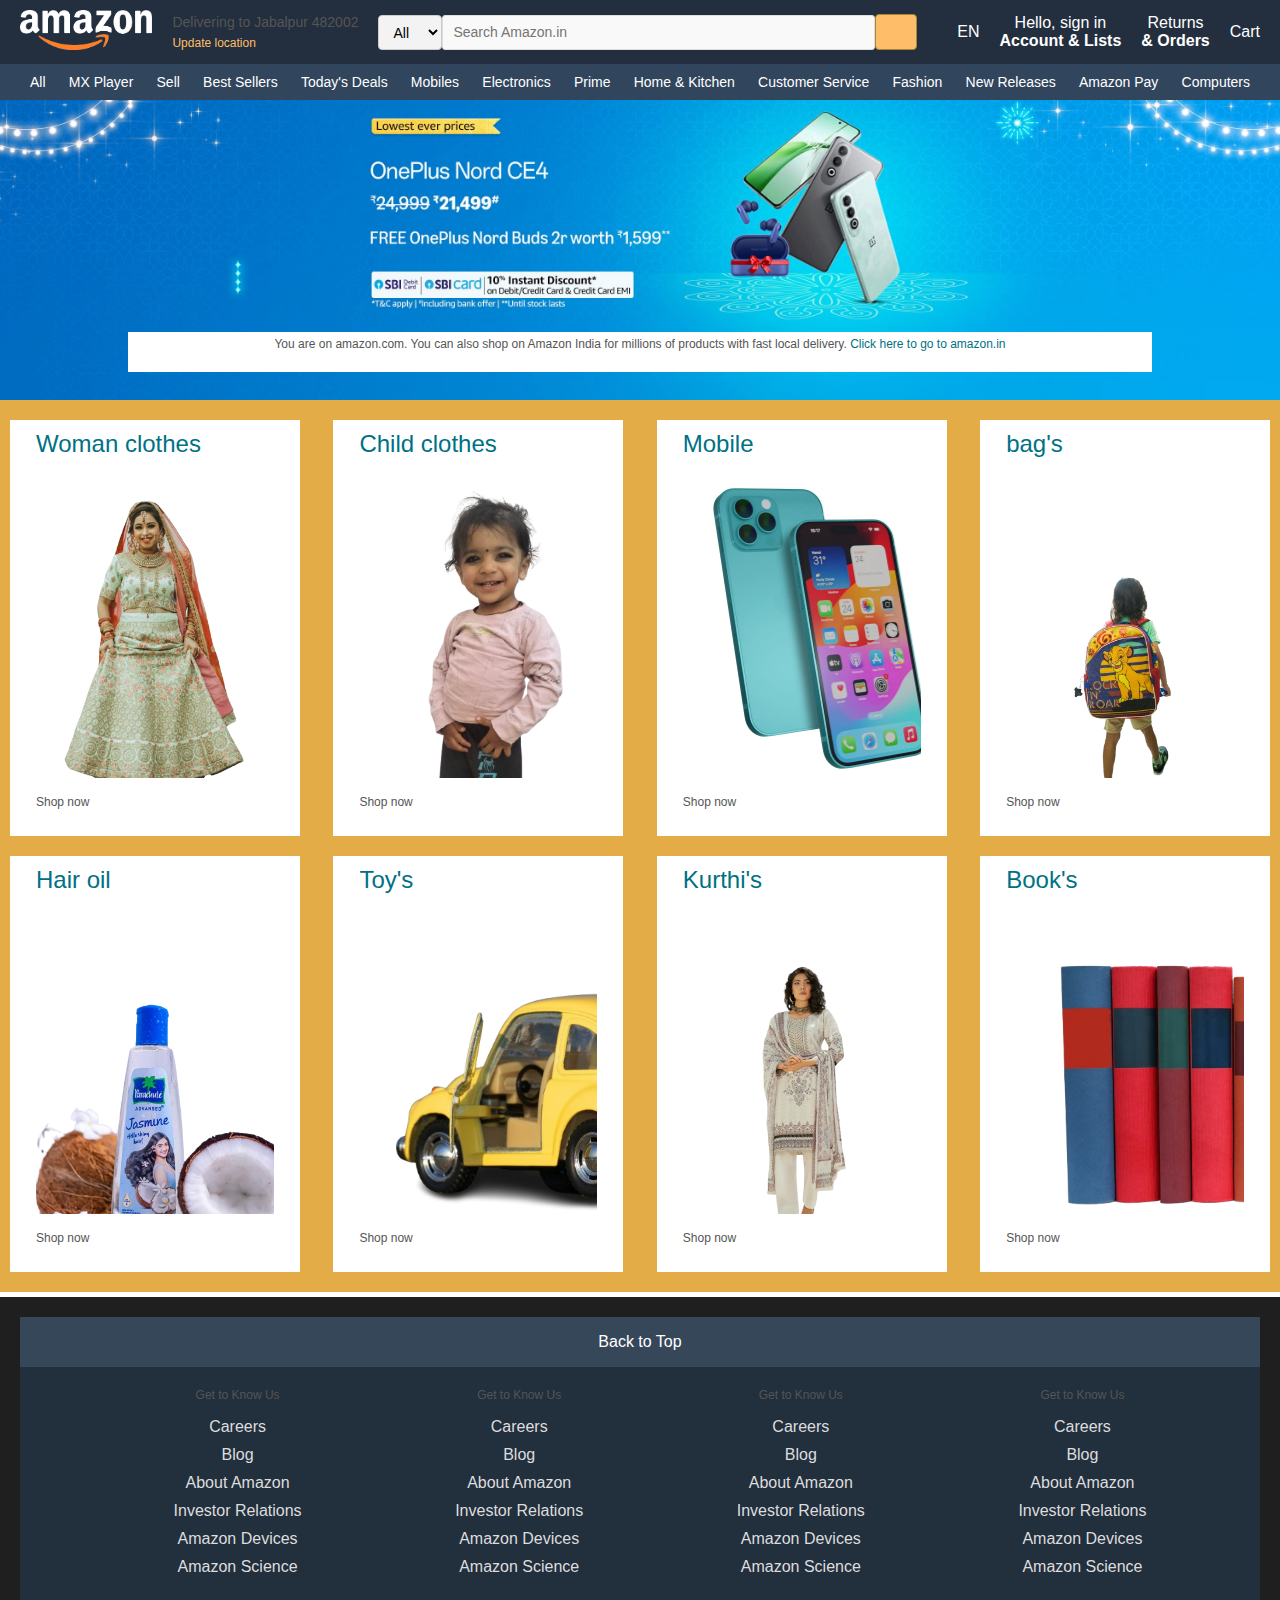
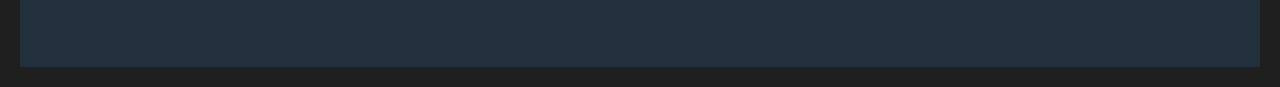
<file: index.html>
<!DOCTYPE html>
<html lang="en">

<head>
    <meta charset="UTF-8">
    <meta name="viewport" content="width=device-width, initial-scale=1.0">
    <title>Amazone</title>
    <link rel="stylesheet" href="https://cdnjs.cloudflare.com/ajax/libs/font-awesome/6.6.0/css/all.min.css"
        integrity="sha512-Kc323vGBEqzTmouAECnVceyQqyqdsSiqLQISBL29aUW4U/M7pSPA/gEUZQqv1cwx4OnYxTxve5UMg5GT6L4JJg=="
        crossorigin="anonymous" referrerpolicy="no-referrer" />
    <link rel="stylesheet" href="amazon.css">
    <script src="amazon.js"></script>
    <script src="addcart.js"></script>
</head>

<body>

    <nav class="navbar">
        <div class="logo">
            <a href="amazon.html"><img src="photos\1688364329amazon-logo-png-white.png" alt="Amazon"></a>
        </div>
        <div class="location">
            <p>Delivering to Jabalpur 482002</p>
            <a href="location.html">Update location</a>
        </div>
        <div class="search-bar">
            <select id="productSelect" onchange="redirectToPage()">
                <option value="all">All</option>
                <option value="saree">Saree</option>
                <option value="kurta">Kurta</option>
                <option value="lehenga">Lehenga</option>
                <option value="tunic">Tunic</option>
                <option value="shawl">Shawl</option>
            </select>
            <input type="text" placeholder="Search Amazon.in">
            <button><i class="fa fa-search"></i></button>
        </div>

        <div class="right-links">
            <a href="#">EN <i class="fa fa-caret-down"></i></a>
            <a href="login.html">Hello, sign in<br><strong>Account & Lists</strong></a>
            <a href="singin.html">Returns<br><strong>& Orders</strong></a>
            <a href="cart.html" class="cart"><i class="fa fa-shopping-cart"></i> Cart</a>
        </div>
    </nav>


    <nav class="sub-nav">
        <a href="#">All</a>
        <a href="mx.html">MX Player</a>
        <a href="#">Sell</a>
        <a href="#">Best Sellers</a>
        <a href="#">Today's Deals</a>
        <a href="mobile.html">Mobiles</a>
        <a href="#">Electronics</a>
        <a href="#">Prime</a>
        <a href="#">Home & Kitchen</a>
        <a href="#">Customer Service</a>
        <a href="#">Fashion</a>
        <a href="#">New Releases</a>
        <a href="#">Amazon Pay</a>
        <a href="#">Computers</a>
    </nav>

    <div class="hero" style="background-image: url('photos/hro.jpg');">
        <div class="hero-msg">
            <p>You are on amazon.com. You can also shop on Amazon India for millions of products with fast local
                delivery. <a>Click here to go to amazon.in</a></p>

        </div>
    </div>

    <div class="shop-section">
        <div class="box1 box">
            <div class="box-content">
                <h2>Woman clothes </h2>
                <a href="saree.html">
                    <div class="box-img" style="background-image: url('photos/woaman-removebg-preview.png');"></div>
                    <p>Shop now</p>
                </a>
            </div>
        </div>
        <div class="box2 box">
            <div class="box-content">
                <h2>Child clothes </h2>
                <a href="child.html">
                    <div class="box-img" style="background-image: url('photos/bittu-removebg-preview.png');"></div>
                    <p>Shop now</p>
                </a>
            </div>

        </div>
        <div class="box3 box">
            <div class="box-content">
                <h2>Mobile </h2>
                <a href="mobile.html">
                    <div class="box-img" style="background-image: url('photos/—Pngtree—iphone 15 blue_13289457.png');">
                    </div>
                    <p>Shop now</p>
                </a>
            </div>

        </div>
        <div class="box4 box">
            <div class="box-content">
                <h2>bag's </h2>
                <div class="box-img" style="background-image: url('photos/bag-removebg-preview.png');"></div>
                <p>Shop now</p>
            </div>

        </div>
        <div class="box1 box">
            <div class="box-content">
                <h2>Hair oil </h2>
                <div class="box-img" style="background-image: url('photos/oil-removebg-preview.png');"></div>
                <p>Shop now</p>
            </div>
        </div>
        <div class="box2 box">
            <div class="box-content">
                <h2>Toy's </h2>
                <div class="box-img" style="background-image: url('photos/toys.png');"></div>
                <p>Shop now</p>
            </div>

        </div>
        <div class="box3 box">
            <div class="box-content">
                <h2>Kurthi's </h2>
                <div class="box-img" style="background-image: url('photos/kurti-removebg-preview.png');"></div>
                <p>Shop now</p>
            </div>

        </div>
        <div class="box4 box">
            <div class="box-content">
                <h2>Book's </h2>
                <div class="box-img" style="background-image: url('photos/book-removebg-preview.png');"></div>
                <p>Shop now</p>
            </div>

        </div>
    </div>

    <footer>
        <div class="foot-panel1">
            Back to Top
        </div>
        <div class="foot-panel2">
            <ul>
                <p>Get to Know Us</p>
                <a>Careers</a>
                <a>Blog</a>
                <a>About Amazon</a>
                <a>Investor Relations</a>
                <a>Amazon Devices</a>
                <a>Amazon Science</a>

            </ul>
            <ul>
                <p>Get to Know Us</p>
                <a>Careers</a>
                <a>Blog</a>
                <a>About Amazon</a>
                <a>Investor Relations</a>
                <a>Amazon Devices</a>
                <a>Amazon Science</a>

            </ul>
            <ul>
                <p>Get to Know Us</p>
                <a>Careers</a>
                <a>Blog</a>
                <a>About Amazon</a>
                <a>Investor Relations</a>
                <a>Amazon Devices</a>
                <a>Amazon Science</a>

            </ul>
            <ul>
                <p>Get to Know Us</p>
                <a>Careers</a>
                <a>Blog</a>
                <a>About Amazon</a>
                <a>Investor Relations</a>
                <a>Amazon Devices</a>
                <a>Amazon Science</a>

            </ul>

        </div>
    </footer>

</body>

</html>
</file>
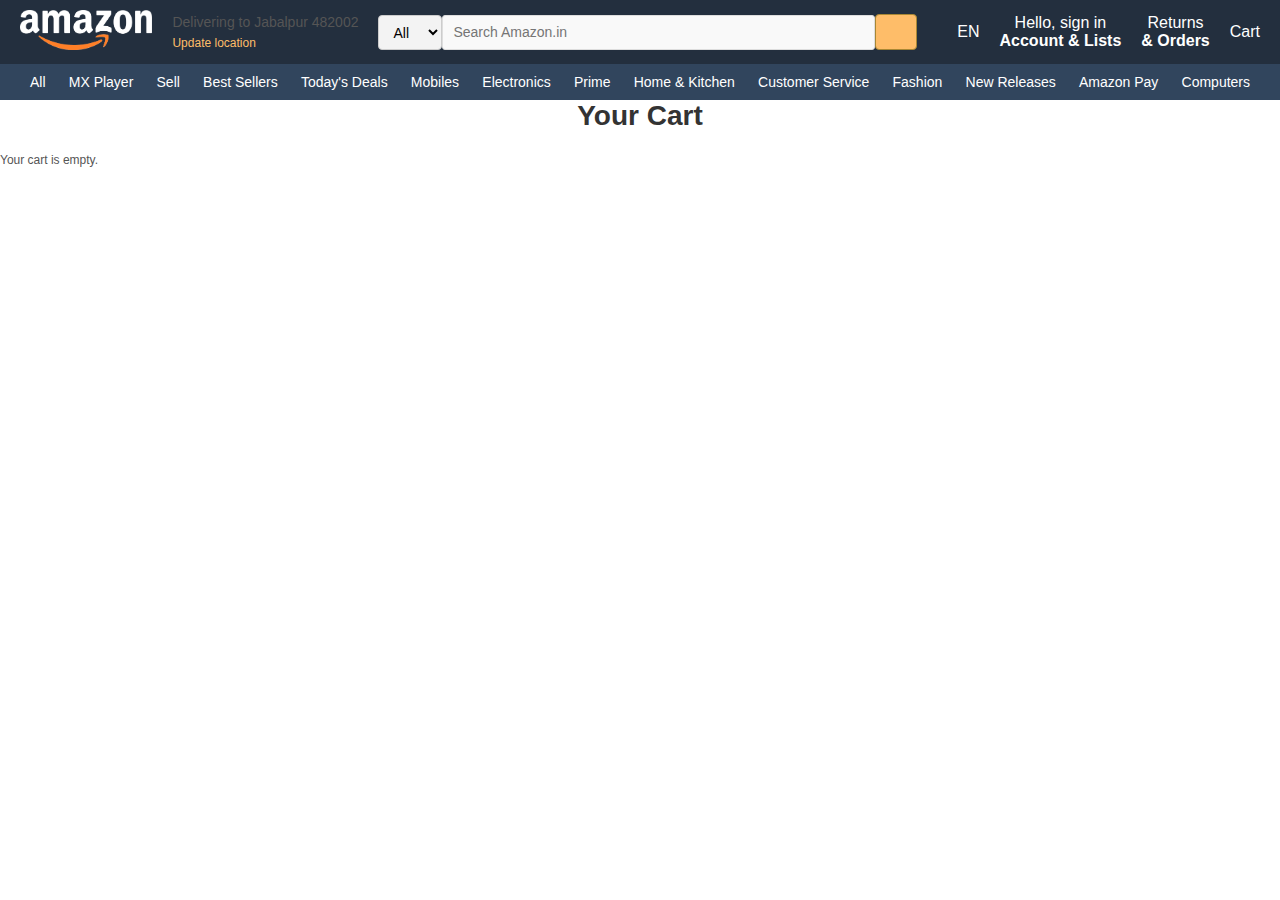
<file: cart.html>
<!DOCTYPE html>
<html lang="en">

<head>
    <meta charset="UTF-8">
    <meta name="viewport" content="width=device-width, initial-scale=1.0">
    <link rel="stylesheet" href="https://cdnjs.cloudflare.com/ajax/libs/font-awesome/6.6.0/css/all.min.css"
        integrity="sha512-Kc323vGBEqzTmouAECnVceyQqyqdsSiqLQISBL29aUW4U/M7pSPA/gEUZQqv1cwx4OnYxTxve5UMg5GT6L4JJg=="
        crossorigin="anonymous" referrerpolicy="no-referrer" />
    <title>Your Cart</title>
    <link rel="stylesheet" href="amazon.css">
    <script src="amazon.js"></script>
</head>


<body>


    <nav class="navbar">
        <div class="logo">
            <a href="amazon.html"><img src="photos\1688364329amazon-logo-png-white.png" alt="Amazon"></a>
        </div>
        <div class="location">
            <p>Delivering to Jabalpur 482002</p>
            <a href="location.html">Update location</a>
        </div>
        <div class="search-bar">
            <select id="productSelect" onchange="redirectToPage()">

                <option value="all">All</option>
                <option value="saree">Saree</option>
                <option value="kurta">Kurta</option>
                <option value="lehenga">Lehenga</option>
                <option value="tunic">Tunic</option>
                <option value="shawl">Shawl</option>
            </select>
            <input type="text" placeholder="Search Amazon.in">
            <button><i class="fa fa-search"></i></button>
        </div>

        <div class="right-links">
            <a href="#">EN <i class="fa fa-caret-down"></i></a>
            <a href="login.html">Hello, sign in<br><strong>Account & Lists</strong></a>
            <a href="singin.html">Returns<br><strong>& Orders</strong></a>
            <a href="cart.html" class="cart"><i class="fa fa-shopping-cart"></i> Cart</a>
        </div>
    </nav>


    <nav class="sub-nav">
        <a href="#">All</a>
        <a href="#">MX Player</a>
        <a href="#">Sell</a>
        <a href="#">Best Sellers</a>
        <a href="#">Today's Deals</a>
        <a href="mobile.html">Mobiles</a>
        <a href="#">Electronics</a>
        <a href="#">Prime</a>
        <a href="#">Home & Kitchen</a>
        <a href="#">Customer Service</a>
        <a href="#">Fashion</a>
        <a href="#">New Releases</a>
        <a href="#">Amazon Pay</a>
        <a href="#">Computers</a>
    </nav>

    <h1>Your Cart</h1>
    <div id="cart-items"></div>
    <div id="cart-total"></div>

    <script src="cart.js">

    </script>
</body>

</html>
</file>
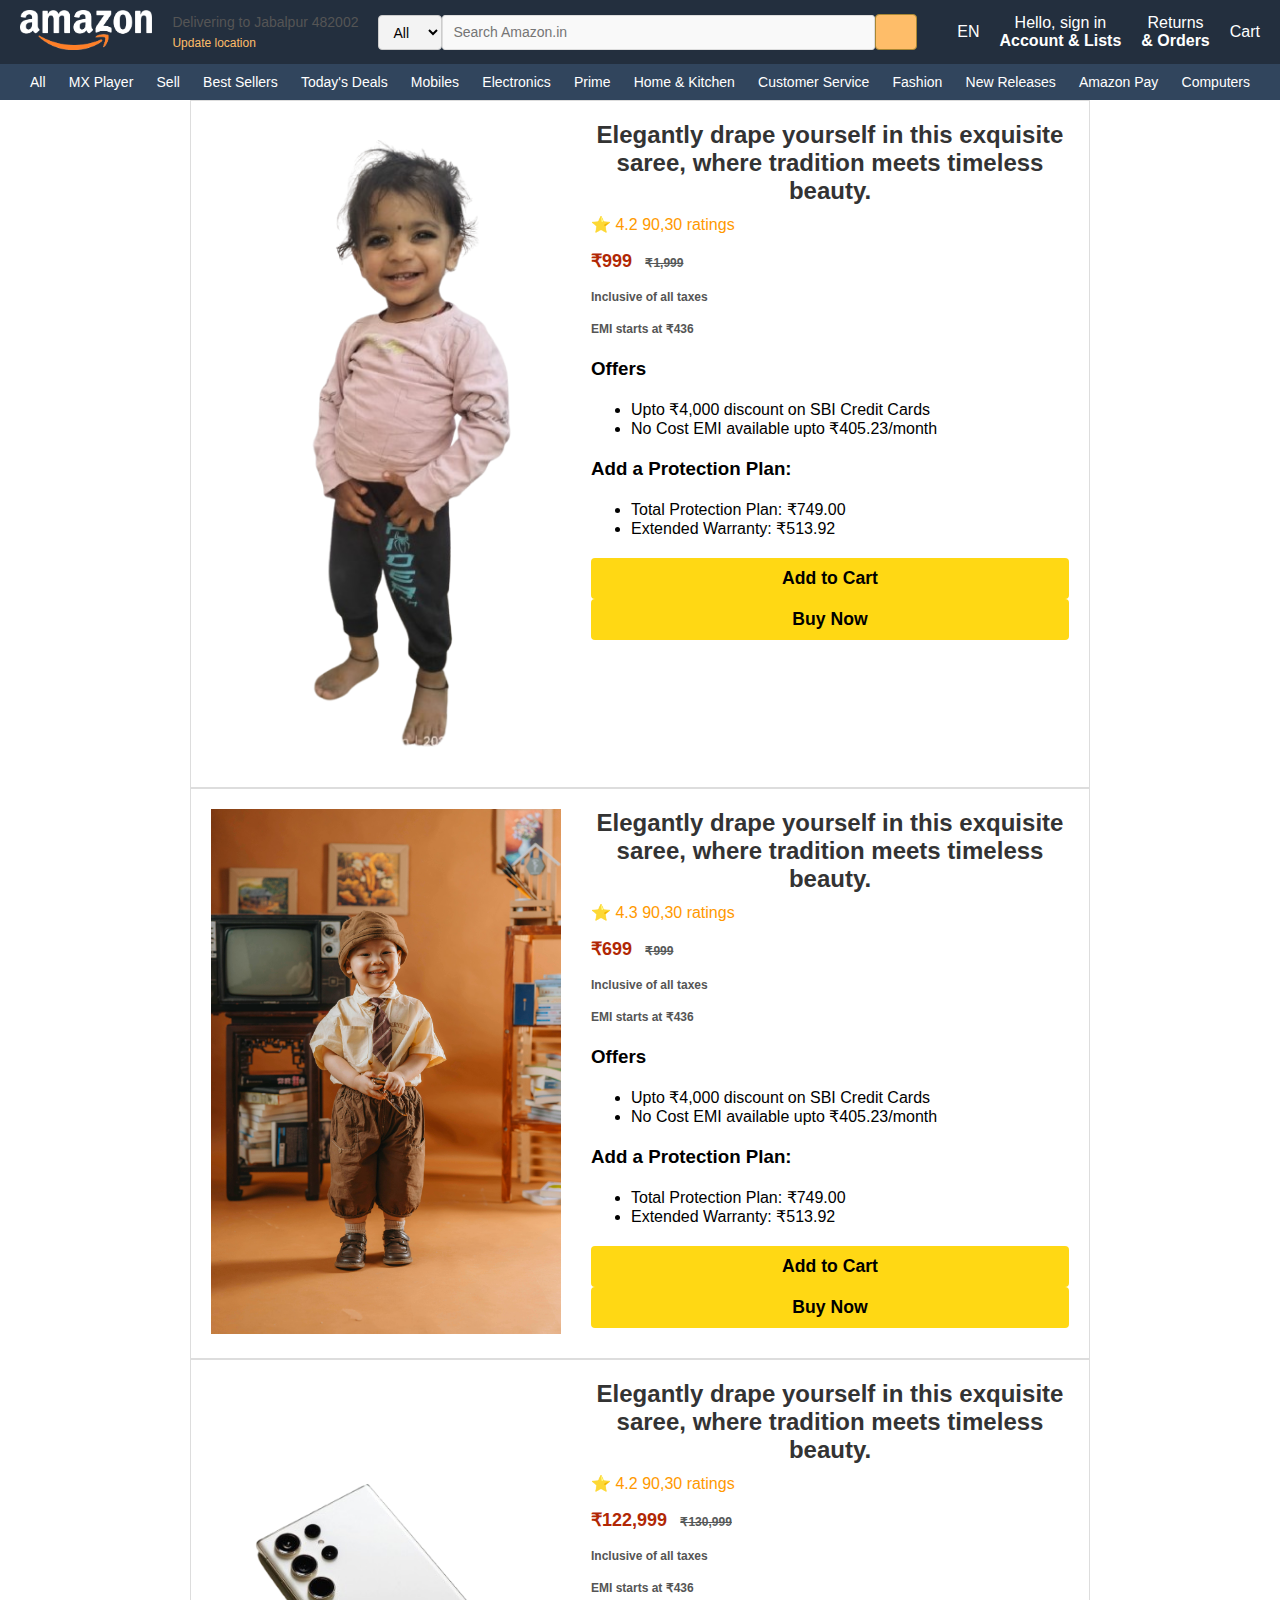
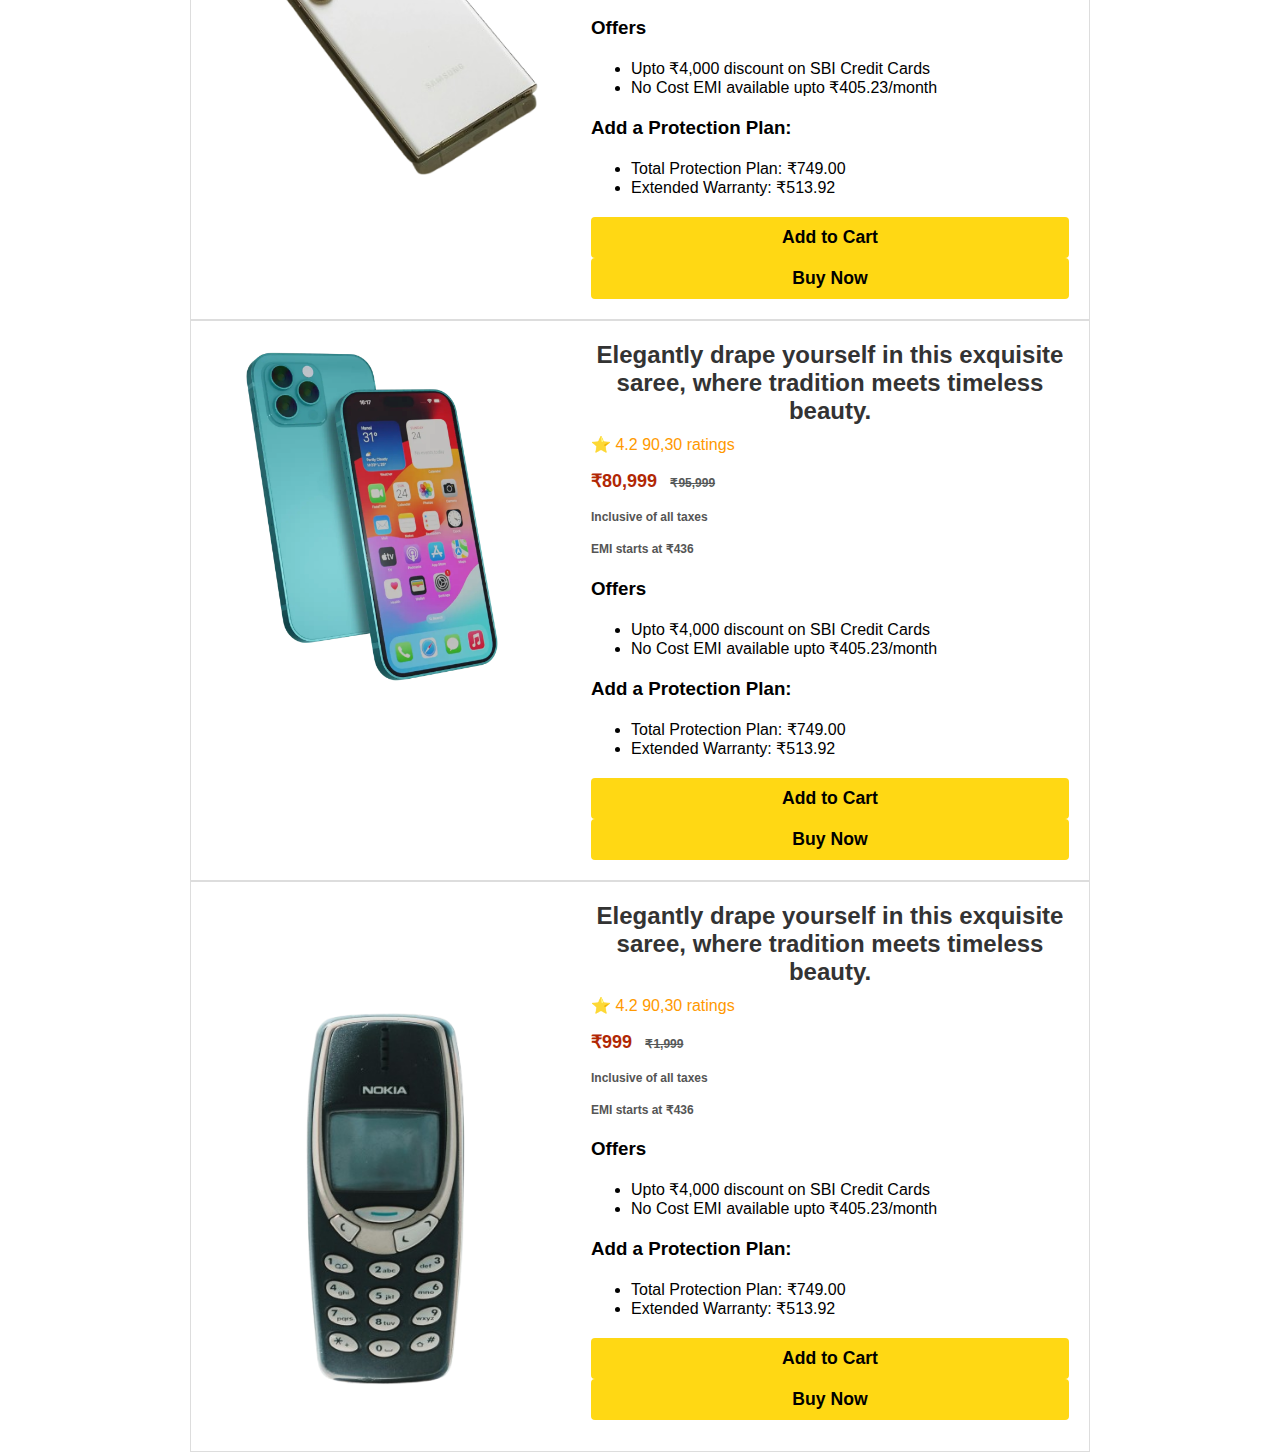
<file: child.html>
<!DOCTYPE html>
<html lang="en">

<head>
    <meta charset="UTF-8">
    <meta name="viewport" content="width=device-width, initial-scale=1.0">
    <link rel="stylesheet" href="https://cdnjs.cloudflare.com/ajax/libs/font-awesome/6.6.0/css/all.min.css"
        integrity="sha512-Kc323vGBEqzTmouAECnVceyQqyqdsSiqLQISBL29aUW4U/M7pSPA/gEUZQqv1cwx4OnYxTxve5UMg5GT6L4JJg=="
        crossorigin="anonymous" referrerpolicy="no-referrer" />
    <title>Samsung Galaxy Watch4 Classic</title>
    <link rel="stylesheet" href="amazon.css">
    <script src="cart.html"></script>
    <script src="amazon.js"></script>
</head>

<body>

    <nav class="navbar">
        <div class="logo">
            <a href="amazon.html"><img src="photos\1688364329amazon-logo-png-white.png" alt="Amazon"></a>
        </div>
        <div class="location">
            <p>Delivering to Jabalpur 482002</p>
            <a href="location.html">Update location</a>
        </div>
        <div class="search-bar">
            <select id="productSelect" onchange="redirectToPage()">

                <option value="all">All</option>
                <option value="saree">Saree</option>
                <option value="kurta">Kurta</option>
                <option value="lehenga">Lehenga</option>
                <option value="tunic">Tunic</option>
                <option value="shawl">Shawl</option>
            </select>
            <input type="text" placeholder="Search Amazon.in">
            <button><i class="fa fa-search"></i></button>
        </div>

        <div class="right-links">
            <a href="#">EN <i class="fa fa-caret-down"></i></a>
            <a href="login.html">Hello, sign in<br><strong>Account & Lists</strong></a>
            <a href="singin.html">Returns<br><strong>& Orders</strong></a>
            <a href="cart.html" class="cart"><i class="fa fa-shopping-cart"></i> Cart</a>
        </div>
    </nav>


    <nav class="sub-nav">
        <a href="#">All</a>
        <a href="mx.html">MX Player</a>
        <a href="#">Sell</a>
        <a href="#">Best Sellers</a>
        <a href="#">Today's Deals</a>
        <a href="mobile.html">Mobiles</a>
        <a href="#">Electronics</a>
        <a href="#">Prime</a>
        <a href="#">Home & Kitchen</a>
        <a href="#">Customer Service</a>
        <a href="#">Fashion</a>
        <a href="#">New Releases</a>
        <a href="#">Amazon Pay</a>
        <a href="#">Computers</a>
    </nav>

    <div class="product-page">
        <div class="product-image">
            <img src="photos/bittu-removebg-preview.png" alt="saree product-image">
        </div>
        <div class="product-info">
            <h1>Elegantly drape yourself in this exquisite saree, where tradition meets timeless beauty.</h1>
            <div class="rating">
                <span>⭐ 4.2</span>
                <span>90,30 ratings</span>
            </div>
            <div class="price">
                <p><span class="discounted-price">₹999</span> <span class="original-price">₹1,999</span></p>
                <p><strong>Inclusive of all taxes</strong></p>
                <p>EMI starts at ₹436</p>
            </div>
            <div class="offers">
                <h3>Offers</h3>
                <ul>
                    <li>Upto ₹4,000 discount on SBI Credit Cards</li>
                    <li>No Cost EMI available upto ₹405.23/month</li>
                </ul>
            </div>
            <div class="protection-plan">
                <h3>Add a Protection Plan:</h3>
                <ul>
                    <li>Total Protection Plan: ₹749.00</li>
                    <li>Extended Warranty: ₹513.92</li>
                </ul>
            </div>
            <div class="actions">
                <button
                    onclick="addToCart({name: 'Exquisite Mobile 1', price: '₹32,999', image: 'photos/bittu-removebg-preview.png'}, 1)">Add
                    to Cart</button>

                <button>Buy Now</button>
            </div>
        </div>
    </div>



    <div class="product-page">
        <div class="product-image">
            <img src="photos/c1.jpg" alt="saree product-image">
        </div>
        <div class="product-info">
            <h1>Elegantly drape yourself in this exquisite saree, where tradition meets timeless beauty.</h1>
            <div class="rating">
                <span>⭐ 4.3</span>
                <span>90,30 ratings</span>
            </div>
            <div class="price">
                <p><span class="discounted-price">₹699</span> <span class="original-price">₹999</span></p>
                <p><strong>Inclusive of all taxes</strong></p>
                <p>EMI starts at ₹436</p>
            </div>
            <div class="offers">
                <h3>Offers</h3>
                <ul>
                    <li>Upto ₹4,000 discount on SBI Credit Cards</li>
                    <li>No Cost EMI available upto ₹405.23/month</li>
                </ul>
            </div>
            <div class="protection-plan">
                <h3>Add a Protection Plan:</h3>
                <ul>
                    <li>Total Protection Plan: ₹749.00</li>
                    <li>Extended Warranty: ₹513.92</li>
                </ul>
            </div>
            <div class="actions">
                <button
                    onclick="addToCart({name: 'Exquisite Mobile 2', price: '₹12,999', image: 'photos/c1.jpg'}, 1)">Add
                    to Cart</button>

                <button>Buy Now</button>
            </div>
        </div>
    </div>



    <div class="product-page">
        <div class="product-image">
            <img src="photos/mon.png" alt="saree product-image">
        </div>
        <div class="product-info">
            <h1>Elegantly drape yourself in this exquisite saree, where tradition meets timeless beauty.</h1>
            <div class="rating">
                <span>⭐ 4.2</span>
                <span>90,30 ratings</span>
            </div>
            <div class="price">
                <p><span class="discounted-price">₹122,999</span> <span class="original-price">₹130,999</span></p>
                <p><strong>Inclusive of all taxes</strong></p>
                <p>EMI starts at ₹436</p>
            </div>
            <div class="offers">
                <h3>Offers</h3>
                <ul>
                    <li>Upto ₹4,000 discount on SBI Credit Cards</li>
                    <li>No Cost EMI available upto ₹405.23/month</li>
                </ul>
            </div>
            <div class="protection-plan">
                <h3>Add a Protection Plan:</h3>
                <ul>
                    <li>Total Protection Plan: ₹749.00</li>
                    <li>Extended Warranty: ₹513.92</li>
                </ul>
            </div>
            <div class="actions">
                <button
                    onclick="addToCart({name: 'Exquisite Mobile 3', price: '₹122,999', image: 'photos/mon.png'}, 1)">Add
                    to Cart</button>

                <button>Buy Now</button>
            </div>
        </div>
    </div>



    <div class="product-page">
        <div class="product-image">
            <img src="photos\—Pngtree—iphone 15 blue_13289457.png" alt="saree product-image">
        </div>
        <div class="product-info">
            <h1>Elegantly drape yourself in this exquisite saree, where tradition meets timeless beauty.</h1>
            <div class="rating">
                <span>⭐ 4.2</span>
                <span>90,30 ratings</span>
            </div>
            <div class="price">
                <p><span class="discounted-price">₹80,999</span> <span class="original-price">₹95,999</span></p>
                <p><strong>Inclusive of all taxes</strong></p>
                <p>EMI starts at ₹436</p>
            </div>
            <div class="offers">
                <h3>Offers</h3>
                <ul>
                    <li>Upto ₹4,000 discount on SBI Credit Cards</li>
                    <li>No Cost EMI available upto ₹405.23/month</li>
                </ul>
            </div>
            <div class="protection-plan">
                <h3>Add a Protection Plan:</h3>
                <ul>
                    <li>Total Protection Plan: ₹749.00</li>
                    <li>Extended Warranty: ₹513.92</li>
                </ul>
            </div>
            <div class="actions">
                <button
                    onclick="addToCart({name: 'Exquisite Mobile 4', price: '₹80,999', image: 'photos/—Pngtree—iphone 15 blue_13289457.png'}, 1)">Add
                    to Cart</button>

                <button>Buy Now</button>
            </div>
        </div>
    </div>



    <div class="product-page">
        <div class="product-image">
            <img src="photos/nokia.png" alt="saree product-image">
        </div>
        <div class="product-info">
            <h1>Elegantly drape yourself in this exquisite saree, where tradition meets timeless beauty.</h1>
            <div class="rating">
                <span>⭐ 4.2</span>
                <span>90,30 ratings</span>
            </div>
            <div class="price">
                <p><span class="discounted-price">₹999</span> <span class="original-price">₹1,999</span></p>
                <p><strong>Inclusive of all taxes</strong></p>
                <p>EMI starts at ₹436</p>
            </div>
            <div class="offers">
                <h3>Offers</h3>
                <ul>
                    <li>Upto ₹4,000 discount on SBI Credit Cards</li>
                    <li>No Cost EMI available upto ₹405.23/month</li>
                </ul>
            </div>
            <div class="protection-plan">
                <h3>Add a Protection Plan:</h3>
                <ul>
                    <li>Total Protection Plan: ₹749.00</li>
                    <li>Extended Warranty: ₹513.92</li>
                </ul>
            </div>
            <div class="actions">
                <button
                    onclick="addToCart({name: 'Exquisite Mobile 5', price: '₹999', image: 'photos/nokia.png'}, 1)">Add
                    to Cart</button>

                <button>Buy Now</button>
            </div>
        </div>
    </div>






    <script src="addcart.js">
    </script>
</body>

</html>
</file>
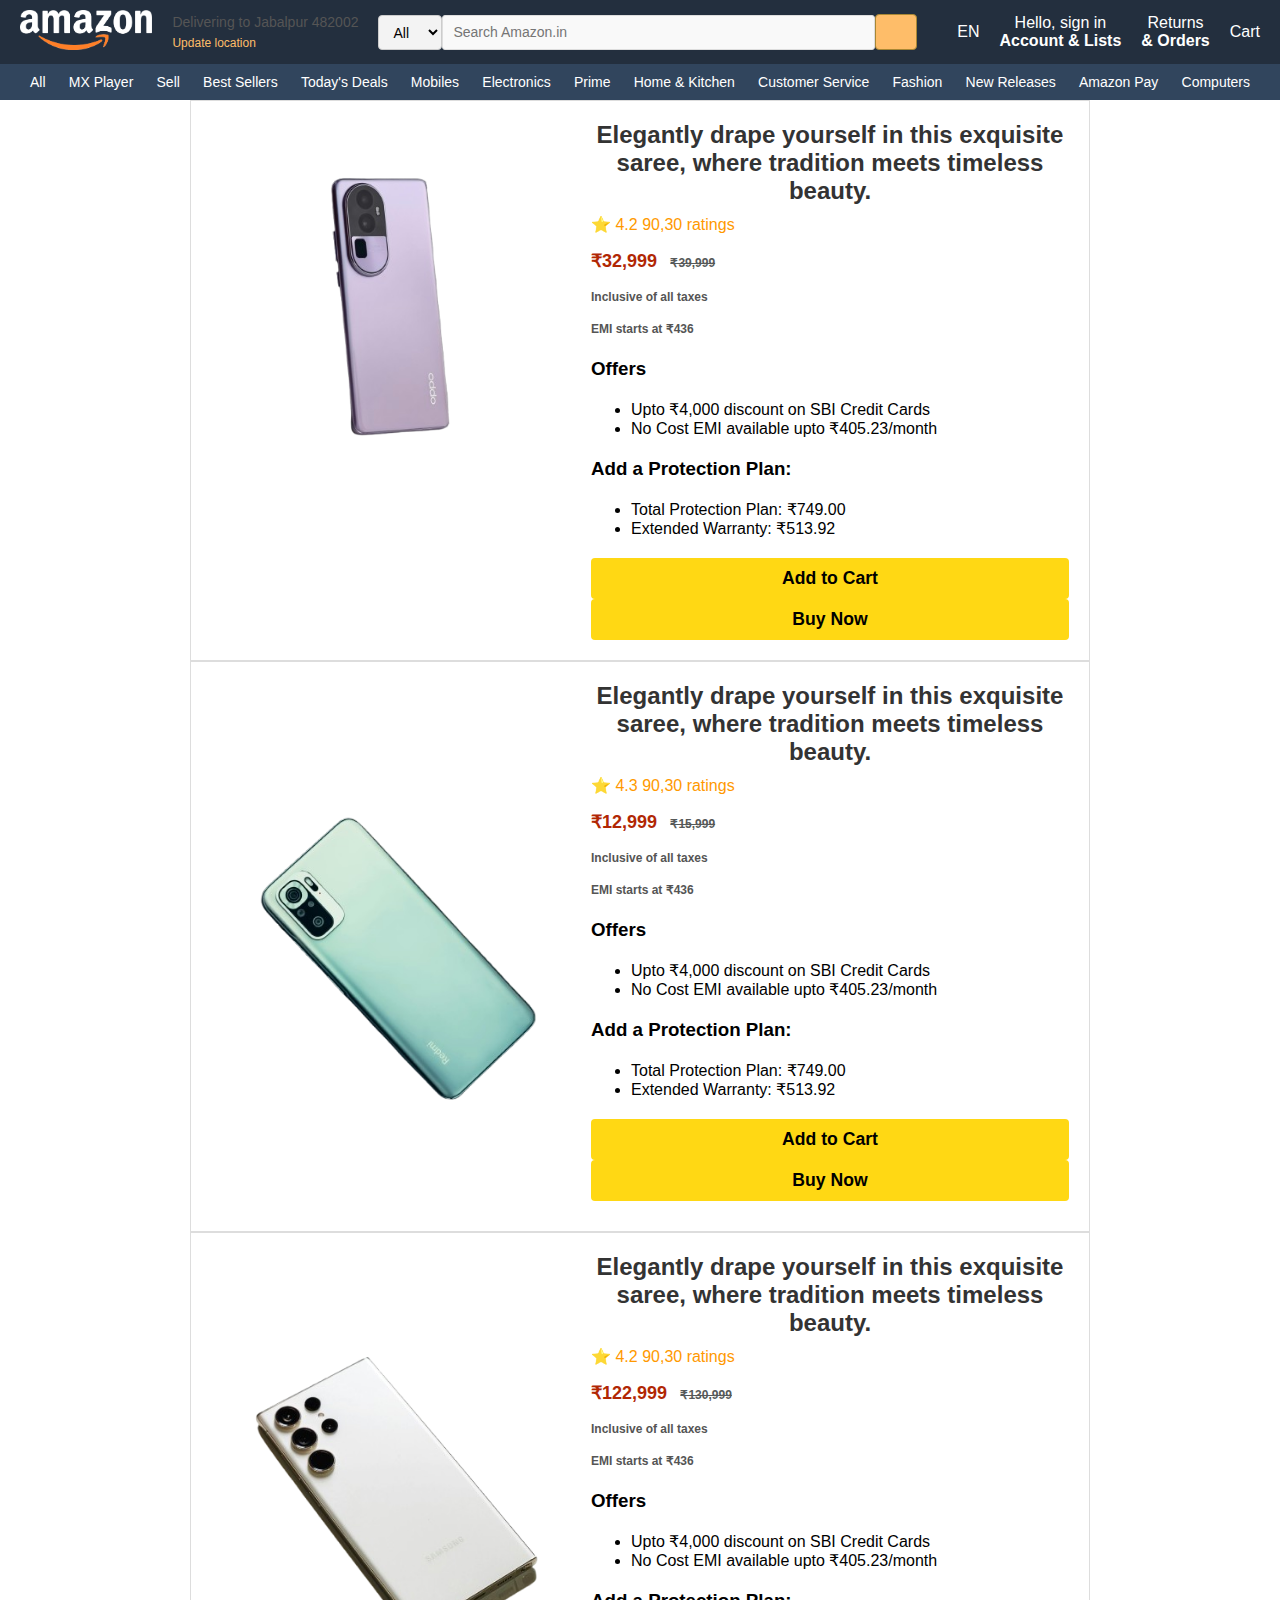
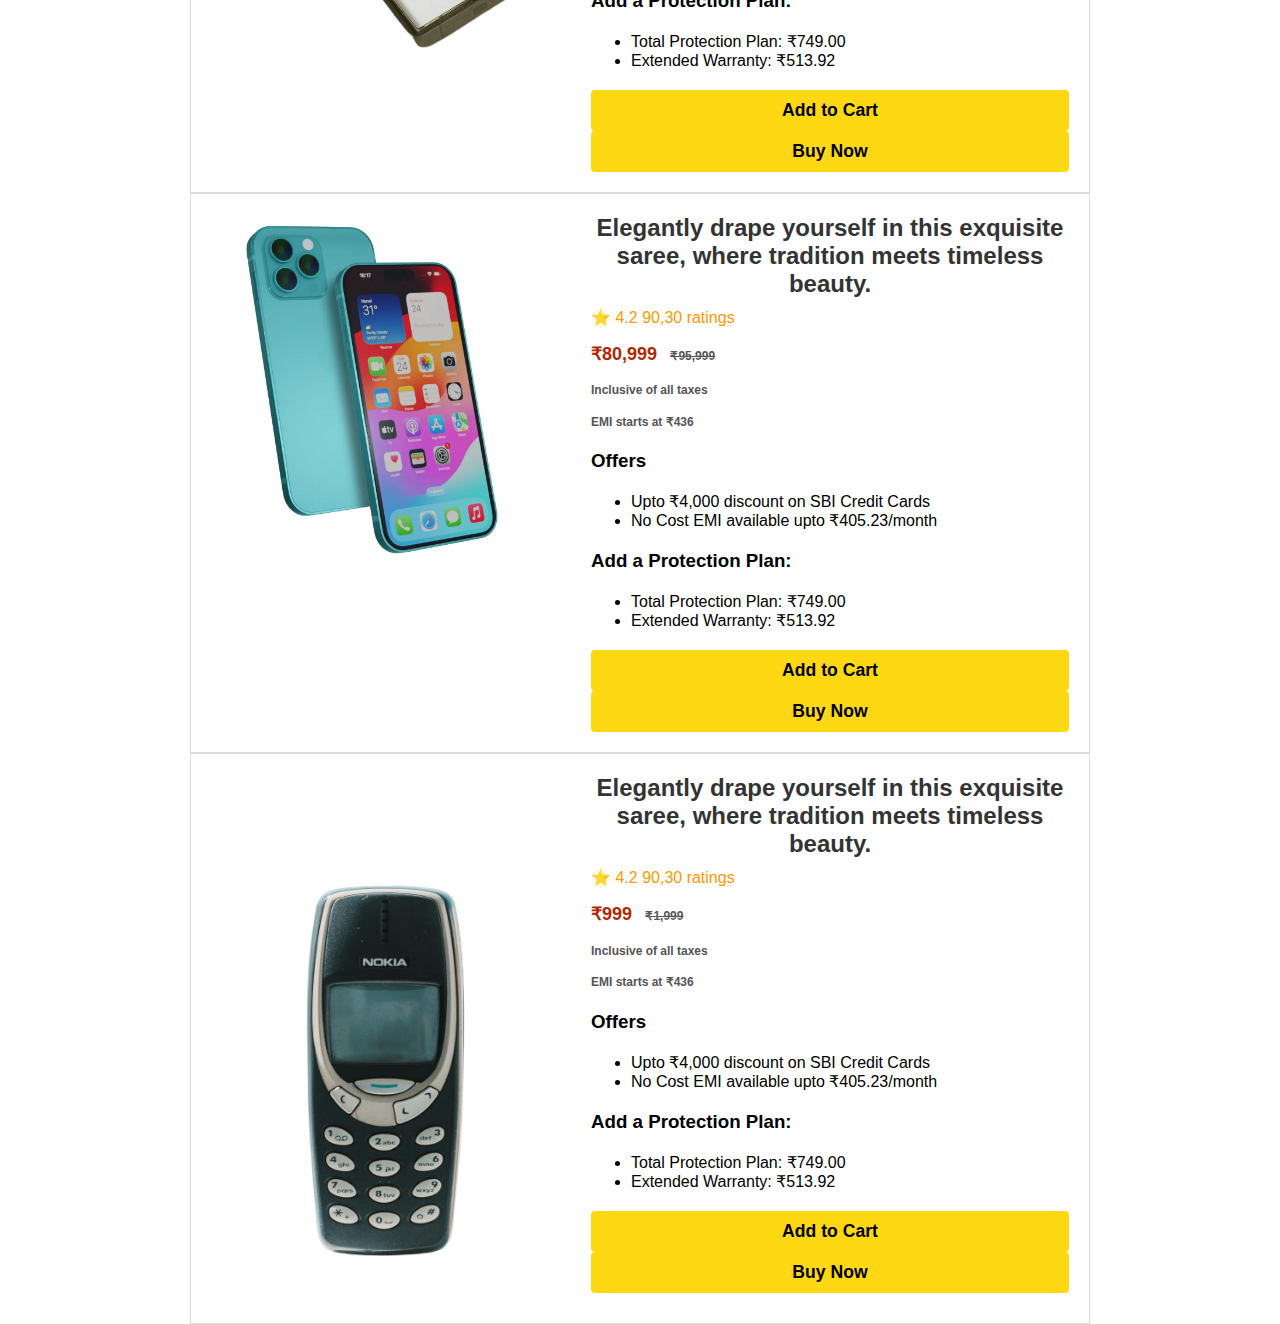
<file: mobile.html>
<!DOCTYPE html>
<html lang="en">

<head>
    <meta charset="UTF-8">
    <meta name="viewport" content="width=device-width, initial-scale=1.0">
    <link rel="stylesheet" href="https://cdnjs.cloudflare.com/ajax/libs/font-awesome/6.6.0/css/all.min.css"
        integrity="sha512-Kc323vGBEqzTmouAECnVceyQqyqdsSiqLQISBL29aUW4U/M7pSPA/gEUZQqv1cwx4OnYxTxve5UMg5GT6L4JJg=="
        crossorigin="anonymous" referrerpolicy="no-referrer" />
    <title>Samsung Galaxy Watch4 Classic</title>
    <link rel="stylesheet" href="amazon.css">
    <script src="cart.html"></script>
    <script src="amazon.js"></script>
</head>

<body>

    <nav class="navbar">
        <div class="logo">
            <a href="amazon.html"><img src="photos\1688364329amazon-logo-png-white.png" alt="Amazon"></a>
        </div>
        <div class="location">
            <p>Delivering to Jabalpur 482002</p>
            <a href="location.html">Update location</a>
        </div>
        <div class="search-bar">
            <select id="productSelect" onchange="redirectToPage()">

                <option value="all">All</option>
                <option value="saree">Saree</option>
                <option value="kurta">Kurta</option>
                <option value="lehenga">Lehenga</option>
                <option value="tunic">Tunic</option>
                <option value="shawl">Shawl</option>
            </select>
            <input type="text" placeholder="Search Amazon.in">
            <button><i class="fa fa-search"></i></button>
        </div>

        <div class="right-links">
            <a href="#">EN <i class="fa fa-caret-down"></i></a>
            <a href="login.html">Hello, sign in<br><strong>Account & Lists</strong></a>
            <a href="singin.html">Returns<br><strong>& Orders</strong></a>
            <a href="cart.html" class="cart"><i class="fa fa-shopping-cart"></i> Cart</a>
        </div>
    </nav>


    <nav class="sub-nav">
        <a href="#">All</a>
        <a href="mx.html">MX Player</a>
        <a href="#">Sell</a>
        <a href="#">Best Sellers</a>
        <a href="#">Today's Deals</a>
        <a href="mobile.html">Mobiles</a>
        <a href="#">Electronics</a>
        <a href="#">Prime</a>
        <a href="#">Home & Kitchen</a>
        <a href="#">Customer Service</a>
        <a href="#">Fashion</a>
        <a href="#">New Releases</a>
        <a href="#">Amazon Pay</a>
        <a href="#">Computers</a>
    </nav>

    <div class="product-page">
        <div class="product-image">
            <img src="photos/oppok.png" alt="saree product-image">
        </div>
        <div class="product-info">
            <h1>Elegantly drape yourself in this exquisite saree, where tradition meets timeless beauty.</h1>
            <div class="rating">
                <span>⭐ 4.2</span>
                <span>90,30 ratings</span>
            </div>
            <div class="price">
                <p><span class="discounted-price">₹32,999</span> <span class="original-price">₹39,999</span></p>
                <p><strong>Inclusive of all taxes</strong></p>
                <p>EMI starts at ₹436</p>
            </div>
            <div class="offers">
                <h3>Offers</h3>
                <ul>
                    <li>Upto ₹4,000 discount on SBI Credit Cards</li>
                    <li>No Cost EMI available upto ₹405.23/month</li>
                </ul>
            </div>
            <div class="protection-plan">
                <h3>Add a Protection Plan:</h3>
                <ul>
                    <li>Total Protection Plan: ₹749.00</li>
                    <li>Extended Warranty: ₹513.92</li>
                </ul>
            </div>
            <div class="actions">
                <button
                    onclick="addToCart({name: 'Exquisite Mobile 1', price: '₹32,999', image: 'photos/oppok.png'}, 1)">Add
                    to Cart</button>

                <button>Buy Now</button>
            </div>
        </div>
    </div>



    <div class="product-page">
        <div class="product-image">
            <img src="photos/redm.png" alt="saree product-image">
        </div>
        <div class="product-info">
            <h1>Elegantly drape yourself in this exquisite saree, where tradition meets timeless beauty.</h1>
            <div class="rating">
                <span>⭐ 4.3</span>
                <span>90,30 ratings</span>
            </div>
            <div class="price">
                <p><span class="discounted-price">₹12,999</span> <span class="original-price">₹15,999</span></p>
                <p><strong>Inclusive of all taxes</strong></p>
                <p>EMI starts at ₹436</p>
            </div>
            <div class="offers">
                <h3>Offers</h3>
                <ul>
                    <li>Upto ₹4,000 discount on SBI Credit Cards</li>
                    <li>No Cost EMI available upto ₹405.23/month</li>
                </ul>
            </div>
            <div class="protection-plan">
                <h3>Add a Protection Plan:</h3>
                <ul>
                    <li>Total Protection Plan: ₹749.00</li>
                    <li>Extended Warranty: ₹513.92</li>
                </ul>
            </div>
            <div class="actions">
                <button
                    onclick="addToCart({name: 'Exquisite Mobile 2', price: '₹12,999', image: 'photos/redm.png'}, 1)">Add
                    to Cart</button>

                <button>Buy Now</button>
            </div>
        </div>
    </div>



    <div class="product-page">
        <div class="product-image">
            <img src="photos/mon.png" alt="saree product-image">
        </div>
        <div class="product-info">
            <h1>Elegantly drape yourself in this exquisite saree, where tradition meets timeless beauty.</h1>
            <div class="rating">
                <span>⭐ 4.2</span>
                <span>90,30 ratings</span>
            </div>
            <div class="price">
                <p><span class="discounted-price">₹122,999</span> <span class="original-price">₹130,999</span></p>
                <p><strong>Inclusive of all taxes</strong></p>
                <p>EMI starts at ₹436</p>
            </div>
            <div class="offers">
                <h3>Offers</h3>
                <ul>
                    <li>Upto ₹4,000 discount on SBI Credit Cards</li>
                    <li>No Cost EMI available upto ₹405.23/month</li>
                </ul>
            </div>
            <div class="protection-plan">
                <h3>Add a Protection Plan:</h3>
                <ul>
                    <li>Total Protection Plan: ₹749.00</li>
                    <li>Extended Warranty: ₹513.92</li>
                </ul>
            </div>
            <div class="actions">
                <button
                    onclick="addToCart({name: 'Exquisite Mobile 3', price: '₹122,999', image: 'photos/mon.png'}, 1)">Add
                    to Cart</button>

                <button>Buy Now</button>
            </div>
        </div>
    </div>



    <div class="product-page">
        <div class="product-image">
            <img src="photos\—Pngtree—iphone 15 blue_13289457.png" alt="saree product-image">
        </div>
        <div class="product-info">
            <h1>Elegantly drape yourself in this exquisite saree, where tradition meets timeless beauty.</h1>
            <div class="rating">
                <span>⭐ 4.2</span>
                <span>90,30 ratings</span>
            </div>
            <div class="price">
                <p><span class="discounted-price">₹80,999</span> <span class="original-price">₹95,999</span></p>
                <p><strong>Inclusive of all taxes</strong></p>
                <p>EMI starts at ₹436</p>
            </div>
            <div class="offers">
                <h3>Offers</h3>
                <ul>
                    <li>Upto ₹4,000 discount on SBI Credit Cards</li>
                    <li>No Cost EMI available upto ₹405.23/month</li>
                </ul>
            </div>
            <div class="protection-plan">
                <h3>Add a Protection Plan:</h3>
                <ul>
                    <li>Total Protection Plan: ₹749.00</li>
                    <li>Extended Warranty: ₹513.92</li>
                </ul>
            </div>
            <div class="actions">
                <button
                    onclick="addToCart({name: 'Exquisite Mobile 4', price: '₹80,999', image: 'photos/—Pngtree—iphone 15 blue_13289457.png'}, 1)">Add
                    to Cart</button>

                <button>Buy Now</button>
            </div>
        </div>
    </div>



    <div class="product-page">
        <div class="product-image">
            <img src="photos/nokia.png" alt="saree product-image">
        </div>
        <div class="product-info">
            <h1>Elegantly drape yourself in this exquisite saree, where tradition meets timeless beauty.</h1>
            <div class="rating">
                <span>⭐ 4.2</span>
                <span>90,30 ratings</span>
            </div>
            <div class="price">
                <p><span class="discounted-price">₹999</span> <span class="original-price">₹1,999</span></p>
                <p><strong>Inclusive of all taxes</strong></p>
                <p>EMI starts at ₹436</p>
            </div>
            <div class="offers">
                <h3>Offers</h3>
                <ul>
                    <li>Upto ₹4,000 discount on SBI Credit Cards</li>
                    <li>No Cost EMI available upto ₹405.23/month</li>
                </ul>
            </div>
            <div class="protection-plan">
                <h3>Add a Protection Plan:</h3>
                <ul>
                    <li>Total Protection Plan: ₹749.00</li>
                    <li>Extended Warranty: ₹513.92</li>
                </ul>
            </div>
            <div class="actions">
                <button
                    onclick="addToCart({name: 'Exquisite Mobile 5', price: '₹999', image: 'photos/nokia.png'}, 1)">Add
                    to Cart</button>

                <button>Buy Now</button>
            </div>
        </div>
    </div>






    <script src="addcart.js">
    </script>
</body>

</html>
</file>
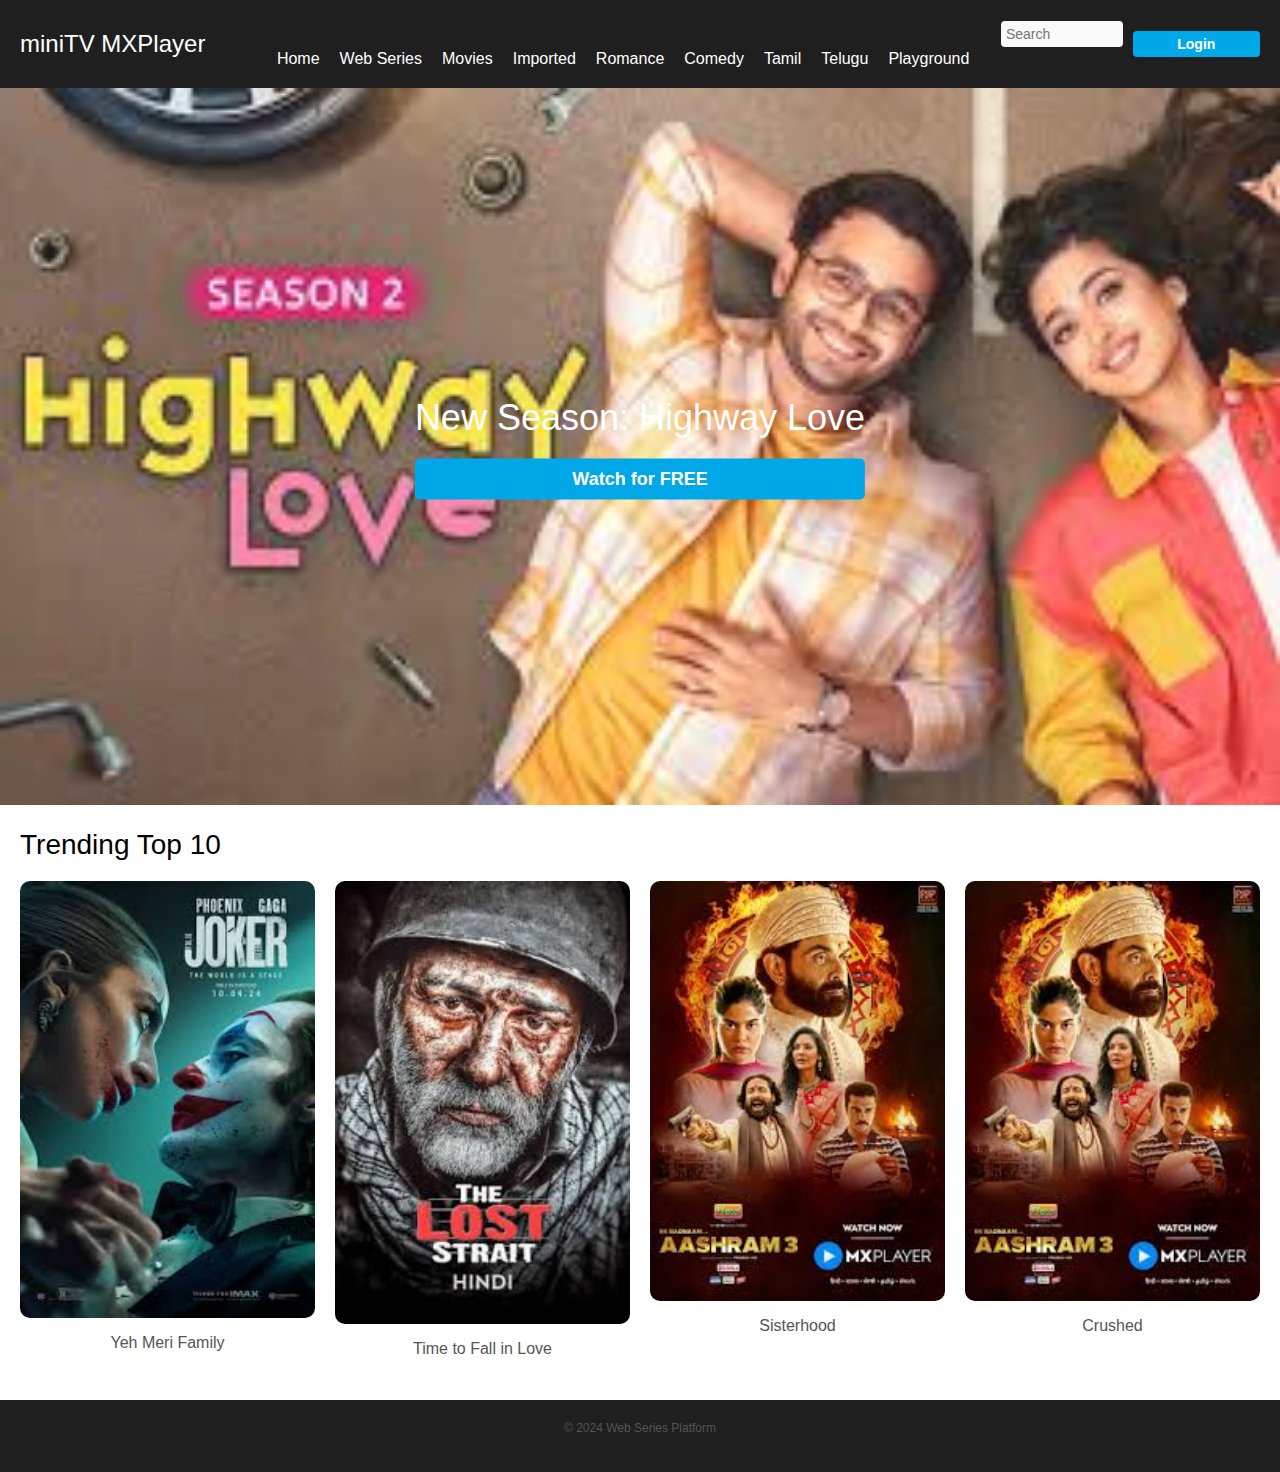
<file: mx.html>
<!DOCTYPE html>
<html lang="en">
<head>
    <meta charset="UTF-8">
    <meta name="viewport" content="width=device-width, initial-scale=1.0">
    <title>Web Series Platform</title>
    <link rel="stylesheet" href="amazon.css">
</head>
<body>
    <header>
        <div class="nb">
            <div class="lg">
                <span>miniTV</span>
                <span class="sp"></span>
                <span>MXPlayer</span>
            </div>
            <ul class="mn">
                <li><a href="#">Home</a></li>
                <li><a href="#">Web Series</a></li>
                <li><a href="#">Movies</a></li>
                <li><a href="#">Imported</a></li>
                <li><a href="#">Romance</a></li>
                <li><a href="#">Comedy</a></li>
                <li><a href="#">Tamil</a></li>
                <li><a href="#">Telugu</a></li>
                <li><a href="#">Playground</a></li>
            </ul>
            <div class="sl">
                <input type="text" placeholder="Search">
                <button>Login</button>
            </div>
        </div>
    </header>

    <section class="bn">
        <img src="photos\1st.jpeg" alt="Highway Love">
        <div class="bi">
            <h2>New Season: Highway Love</h2>
            <button>Watch for FREE</button>
        </div>
    </section>

    <section class="tr">
        <h2>Trending Top 10</h2>
        <div class="sg">
            <div class="sr">
                <img src="photos\2nd.jpeg" alt="Yeh Meri Family">
                <p>Yeh Meri Family</p>
            </div>
            <div class="sr">
                <img src="photos\3rd.jpeg" alt="Fall in Love">
                <p>Time to Fall in Love</p>
            </div>
            <div class="sr">
                <img src="photos\top.jpeg" alt="Sisterhood">
                <p>Sisterhood</p>
            </div>
            <div class="sr">
                <img src="photos\top.jpeg" alt="Crushed">
                <p>Crushed</p>
            </div>
        </div>
    </section>

    <footer>
        <p>&copy; 2024 Web Series Platform</p>
    </footer>
</body>
</html>
</file>
<file: amazon.css>
* {
    margin: 0;
    font-family: Arial, sans-serif;
    box-sizing: border-box;
}


.navbar {
    display: flex;
    align-items: center;
    justify-content: space-between;
    background-color: #232F3E;
    padding: 10px 20px;
    color: white;
    height: 4rem;
}

.logo img {
    height: 40px;
    /* Adjust logo size */
}

.location {
    margin-left: 20px;
}

.location p {
    margin: 0;
    font-size: 14px;
}

.location a {
    color: #febd69;
    /* Amazon yellow */
    font-size: 12px;
    text-decoration: none;
}

.search-bar {
    display: flex;
    align-items: center;
    flex-grow: 1;
    margin: 0 20px;
    padding-top: 1.3rem;
}

.search-bar select {
    width: 4rem;
    height: 2.2rem;
    background-color: #f3f3f3;
    padding: 0 10px;
    margin-bottom: 1.2rem;
}

.search-bar input {
    padding: 10px;
    flex-grow: 1;
    font-size: 14px;
    width: 40%;
    min-width: 100px;
    height: 2.2rem;
}

.search-bar button {
    background-color: #febd69;
    padding: 10px;
    width: 3rem;
    cursor: pointer;
    margin-bottom: 1.3rem;
    height: 2.2rem;
}

.search-bar button i {
    color: #232F3E;
    /* Dark blue for icon */
}

.right-links {
    display: flex;
    align-items: center;
}

.right-links a {
    color: white;
    text-decoration: none;
    margin-left: 20px;
    text-align: center;
}

.right-links a:hover {
    color: #febd69;
    /* Change color on hover */
}

.cart {
    position: relative;
}

.cart i {
    position: relative;
}

.cart::after {
    position: absolute;
    top: -5px;
    right: -10px;
    background-color: red;
    color: white;
    border-radius: 50%;
    padding: 2px 5px;
    font-size: 12px;
}

.sub-nav {
    background-color: #31455d;
    padding: 10px 20px;
    display: flex;
    justify-content: space-between;
    overflow-x: auto;
    white-space: nowrap;
}

.sub-nav a {
    color: white;
    text-decoration: none;
    padding: 0 10px;
    font-size: 14px;
}

.sub-nav a:hover {
    text-decoration: underline;
}


/*hero-section*/
.hero {
    background-size: cover;
    height: 300px;
    display: flex;
    justify-content: center;
    align-items: flex-end;
}

.hero-msg {
    background-color: white;
    color: black;
    height: 40px;
    display: flex;
    align-items: center;
    justify-content: center;
    font-size: 0.85rem;
    width: 80%;
    margin-bottom: 28px;
}

.hero-msg a {
    color: #007185;
}

/*shop section*/
.shop-section {
    display: flex;
    flex-wrap: wrap;
    justify-content: space-between;
    background-color: rgb(227, 172, 70);
    padding: 10px;
}

.box {
    width: 23%;
    background-color: white;
    padding: 10px;
    margin: 10px 0;
    box-sizing: border-box;
}

.box-img {
    height: 300px;
    background-size: cover;
    background-repeat: no-repeat;
    margin-top: 1rem;
    margin-bottom: 1rem;
}

.box-content {
    margin-left: 1rem;
    margin-right: 1rem;
    color: #007185;
}

footer {
    margin-top: 5px;
}

.foot-panel1 {
    background-color: #37475a;
    color: white;
    height: 50px;
    display: flex;
    justify-content: center;
    align-items: center;
    font: size 0.85rem;
}

.foot-panel2 {
    background-color: #222f3d;
    color: white;
    height: 300px;
    display: flex;
    justify-content: space-evenly;
}

ul {
    margin-top: 20px;
}

ul a {
    display: block;
    font-size: 0.85;
    margin-top: 10px;
    color: #dddddd;

}


.product-page {
    display: flex;
    background-color: #fff;
    border: 1px solid #ddd;
    padding: 20px;
    max-width: 900px;
    margin: auto;
}

.product-image img {
    width: 350px;
    height: auto;
}

.product-info {
    margin-left: 30px;
}

.product-info h1 {
    font-size: 1.5em;
    margin-bottom: 10px;
}

.rating {
    font-size: 1em;
    color: #ff9900;
    margin-bottom: 15px;
}

.price {
    margin-bottom: 20px;
}

.discounted-price {
    color: #B12704;
    font-size: 1.5em;
}

.original-price {
    text-decoration: line-through;
    color: #565959;
    margin-left: 10px;
}

.offers {
    margin-bottom: 20px;
}

.protection-plan {
    margin-bottom: 20px;
}

.actions button {
    background-color: #ffd814;
    border: none;
    padding: 10px 20px;
    font-size: 1.1em;
    cursor: pointer;
    margin-right: 10px;
}

.actions button:hover {
    background-color: #f7ca00;
}


.loc {
    background-color: #520d06;
}

.address {
    margin-left: 53%;
    position: absolute;
}


.inputs {
    position: absolute;
}

#name,
#country,
#mobile,
#pincode,
#house,
#city {
    background-color: #eab765;
    color: #0f1111;
    border-radius: 2px solid red;
    width: 50%;
    font-size: 1.2rem;
    margin: 1.5rem;
}

#save {
    font-size: 1.5rem;
    width: 10%;
    color: #005867;
    border: 50%;
    background-color: #e4b1b1;
    margin-left: 20%;
}


.container {
    background-color: white;
    padding: 20px;
    border-radius: 8px;
    box-shadow: 0 2px 10px rgba(0, 0, 0, 0.1);
    /* Reduced shadow for subtle depth */
    width: 320px;
    /* Smaller form width */
}

.amazon-logo img {
    width: 90px;
    /* Smaller logo */
    display: block;
    margin: 0 auto 15px auto;
}

h1 {
    font-size: 22px;
    /* Slightly smaller heading */
    color: #333;
    margin-bottom: 15px;
    text-align: center;
}

form label {
    display: block;
    margin-bottom: 5px;
    font-weight: bold;
    font-size: 14px;
    /* Smaller label font */
    color: #333;
}

input[type="text"],
input[type="tel"],
input[type="password"] {
    width: 100%;
    padding: 8px;
    /* Smaller padding */
    margin-bottom: 10px;
    /* Reduced space between inputs */
    border: 1px solid #ccc;
    border-radius: 4px;
    /* Slightly sharper edges */
    background-color: #f9f9f9;
    font-size: 14px;
    /* Smaller input text */
}

input[type="text"]:focus,
input[type="tel"]:focus,
input[type="password"]:focus {
    border-color: #f0c14b;
    outline: none;
}

.mobile-input {
    display: flex;
    gap: 5px;
    height: 70px;
    width: 120%;
    /* Tightened gap */
}

select {
    padding: 8px;
    border: 1px solid #ccc;
    border-radius: 4px;
    font-size: 14px;
    /* Smaller text size in dropdown */
    background-color: #f9f9f9;
}

#country-code {
    height: 40px;
    margin-top: 0.9rem;
}

#name {
    width: 80%;
    height: 25px;
}

button {
    width: 100%;
    padding: 10px;
    /* Smaller button */
    background-color: #f0c14b;
    border: 1px solid #a88734;
    border-radius: 4px;
    font-size: 14px;
    /* Smaller font */
    cursor: pointer;
    font-weight: bold;
}

button:hover {
    background-color: #ddb347;
}

p {
    font-size: 12px;
    /* Smaller text for description */
    color: #555;
    margin-bottom: 15px;
    /* Reduced spacing */
    line-height: 1.4;
}

.business-account,
.signin {
    text-align: center;
    font-size: 12px;
    /* Smaller footer text */
}

a {
    color: #0066c0;
    text-decoration: none;
}

a:hover {
    text-decoration: underline;
}

@media screen and (max-width: 400px) {
    .container {
        width: 90%;
    }
}



.container {
    text-align: center;
}

.logo1 {
    width: 100px;
    margin-bottom: 20px;
}

.signin-box {
    background-color: white;
    padding: 20px;
    border: 1px solid #ddd;
    border-radius: 5px;
    width: 300px;
}

h2 {
    font-size: 24px;
    font-weight: normal;
    margin-bottom: 20px;
}

label {
    display: block;
    text-align: left;
    font-size: 14px;
    margin-bottom: 5px;
}

input[type="text"] {
    width: 100%;
    padding: 10px;
    margin-bottom: 20px;
    border: 1px solid #ddd;
    border-radius: 3px;
}

.continue-btn {
    width: 100%;
    background-color: #f0c14b;
    color: #111;
    padding: 10px;
    border: 1px solid #a88734;
    border-radius: 3px;
    cursor: pointer;
}

.continue-btn:hover {
    background-color: #e2ae3d;
}

.terms {
    font-size: 12px;
    color: #555;
    margin: 15px 0;
}

.terms a {
    color: #0066c0;
    text-decoration: none;
}

.terms a:hover {
    text-decoration: underline;
}

.help-link {
    font-size: 12px;
    color: #0066c0;
    text-decoration: none;
    display: block;
    margin-bottom: 20px;
}

.help-link:hover {
    text-decoration: underline;
}

.bottom-links {
    font-size: 14px;
    margin-bottom: 20px;
}

.create-account {
    border-top: 1px solid #ddd;
    padding-top: 20px;
    font-size: 14px;
}

.create-btn {
    width: 100%;
    padding: 10px;
    border: 1px solid #a88734;
    border-radius: 3px;
    background-color: #f0c14b;
    color: #111;
    cursor: pointer;
}

.create-btn:hover {
    background-color: #e2ae3d;
}

.cart-container {
    margin: 40px auto;
    padding: 20px;
    background: #fff;
    border-radius: 10px;
    max-width: 900px;
    box-shadow: 0 4px 8px rgba(0, 0, 0, 0.2);
}

h1 {
    margin-bottom: 20px;
    font-size: 28px;
    color: #333;
}

.cart-item {
    display: flex;
    align-items: center;
    padding: 20px;
    border-bottom: 1px solid #eaeaea;
}

.cart-item img {
    width: 100px;
    border-radius: 10px;
    margin-right: 20px;
}

.item-details h2 {
    font-size: 18px;
    color: #007185;
    margin-bottom: 10px;
}

.item-details p {
    font-size: 16px;
    color: #555;
}

.price {
    font-weight: bold;
    color: #b12704;
}

#cart-total {
    margin-top: 20px;
    font-size: 22px;
    text-align: right;
}

#cart-total h3 {
    font-weight: bold;
    color: #333;
}

.container1,
.container {
    margin-left: 40%;
    margin-top: 2%;
}


header {
    background-color: #1f1f1f;
    padding: 20px;
}

.nb {
    display: flex;
    justify-content: space-between;
    align-items: center;
}

.lg {
    font-size: 24px;
    color: #fff;
}

.lg .sp {
    color: #00a8e8;
}

.mn {
    list-style: none;
    display: flex;
    gap: 20px;
}

.mn li a {
    color: #fff;
    text-decoration: none;
    font-size: 16px;
}

.sl {
    display: flex;
    align-items: center;
    gap: 10px;
}

.sl input {
    padding: 5px;
    border-radius: 4px;
    border: none;
}

.sl button {
    background-color: #00a8e8;
    color: #fff;
    border: none;
    padding: 5px 10px;
    border-radius: 4px;
}

.bn {
    position: relative;
    text-align: center;
    color: white;
}

.bn img {
    width: 100%;
    height: auto;
    opacity: 0.9;
}

.bi {
    position: absolute;
    top: 50%;
    left: 50%;
    transform: translate(-50%, -50%);
}

.bi h2 {
    font-size: 36px;
    margin-bottom: 20px;
}

.bi button {
    background-color: #00a8e8;
    color: #fff;
    border: none;
    padding: 10px 20px;
    font-size: 18px;
    border-radius: 5px;
    cursor: pointer;
}

.tr {
    padding: 20px;
}

.tr h2 {
    margin-bottom: 20px;
    font-size: 28px;
}

.sg {
    display: grid;
    grid-template-columns: repeat(4, 1fr);
    gap: 20px;
}

.sr {
    text-align: center;
}

.sr img {
    width: 100%;
    border-radius: 10px;
}

.sr p {
    margin-top: 10px;
    font-size: 16px;
}

footer {
    background-color: #1f1f1f;
    text-align: center;
    padding: 20px;
}
</file>
